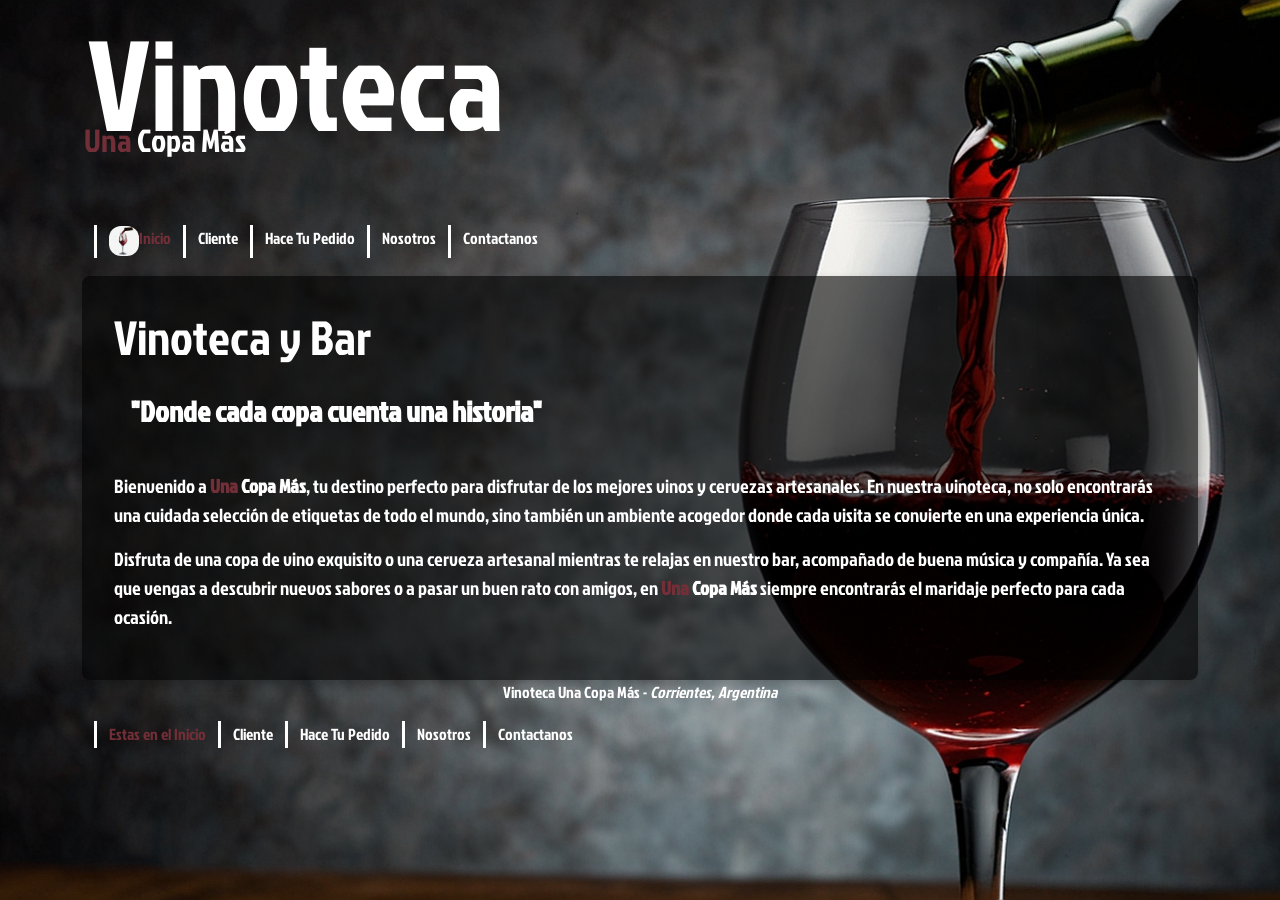
<file: index.html>
<!DOCTYPE html>
<html lang="es">

<head>
  <meta charset="UTF-8" />
  <!-- Modifique el meta en esta pagina de inicio y la pagina de nosotros para realizar las paginas reponsive
  <meta name="viewport" content="width=device-width, initial-scale=1.0" /> -->
  <meta name="viewport" content="width=device-width, initial-scale=1, shrink-to-fit=no">

  <!-- agregados de bootstrap y repositor GIT -->
  <link rel="shortcut icon" href="./img/tituloVentanaCopa.jpg" type="image/x-icon" />
  <link rel="stylesheet" href="./node_modules/bootstrap/dist/css/bootstrap.min.css" />
  <link rel="stylesheet" href="./css/style.css" />
  <title>1 Copa +</title>
</head>

<body>
  <div class="container">
    <header>
      <div class="row">
        <div class="col-12 col-md-6 col-lg-4">
          <div class="rubro">
            <h1>Vinoteca</h1>
          </div>
        </div>
        <div class="row">
          <div class="col-12 col-md-6 col-lg-4">
            <div class="marca">
              <h2><span>Una</span> Copa Más</h2>
            </div>
          </div>
        </div>

        <nav class="navegadorPrincipal">
          <ul class="navegadorPrincipal_ul">
            <li class="navegadorPrincipal_li">
              <img src="./img/copa_ubicacion.jpg" alt="ubicacion" class="imagenUbicacion" />
              <a href="index.html"><span>Inicio</span></a>
            </li>

            <li class="navegadorPrincipal_li">
              <a href="./pages/cliente.html">Cliente</a>
            </li>

            <li class="navegadorPrincipal_li">
              <a href="./pages/haceTuPedido.html">Hace Tu Pedido</a>
            </li>

            <li class="navegadorPrincipal_li">
              <a href="./pages/nosotros.html">Nosotros</a>
            </li>

            <li class="navegadorPrincipal_li">
              <a href="./pages/contactanos.html">Contactanos</a>
            </li>
          </ul>
        </nav>


    </header>
    <main class="main_Inicio">
      <h2 class="h2_Inicio">Vinoteca y Bar</h2>
      <p class="p_eslogan">
        <strong>"Donde cada copa cuenta una historia"</strong>
      </p>
      <p class="p_bienvenido">
        Bienvenido a <strong><span>Una </span> Copa Más</strong>, tu destino
        perfecto para disfrutar de los mejores vinos y cervezas artesanales. En
        nuestra vinoteca, no solo encontrarás una cuidada selección de etiquetas
        de todo el mundo, sino también un ambiente acogedor donde cada visita se
        convierte en una experiencia única.
      </p>
      <p class="p_bienvenido">
        Disfruta de una copa de vino exquisito o una cerveza artesanal mientras
        te relajas en nuestro bar, acompañado de buena música y compañía. Ya sea
        que vengas a descubrir nuevos sabores o a pasar un buen rato con amigos,
        en <strong><span>Una </span> Copa Más</strong> siempre encontrarás el
        maridaje perfecto para cada ocasión.
      </p>
    </main>

    <footer>
      <p class="parrafoFooter">
        Vinoteca Una Copa Más - <em>Corrientes, Argentina</em>
      </p>

      <nav class="navegadorFooter">
        <ul class="navegadorFooter_ul">
          <li class="navegadorFooter_li">
            <a href="index.html"><span>Estas en el Inicio</span></a>
          </li>

          <li class="navegadorFooter_li">
            <a href="./pages/cliente.html">Cliente</a>
          </li>

          <li class="navegadorFooter_li">
            <a href="./pages/haceTuPedido.html">Hace Tu Pedido</a>
          </li>

          <li class="navegadorFooter_li">
            <a href="./pages/nosotros.html">Nosotros</a>
          </li>

          <li class="navegadorFooter_li">
            <a href="./pages/contactanos.html">Contactanos</a>
          </li>
        </ul>
      </nav>
    </footer>
    <script src="./node_modules/bootstrap/dist/js/bootstrap.min.js"></script>
  </div>
</body>

</html>
</file>
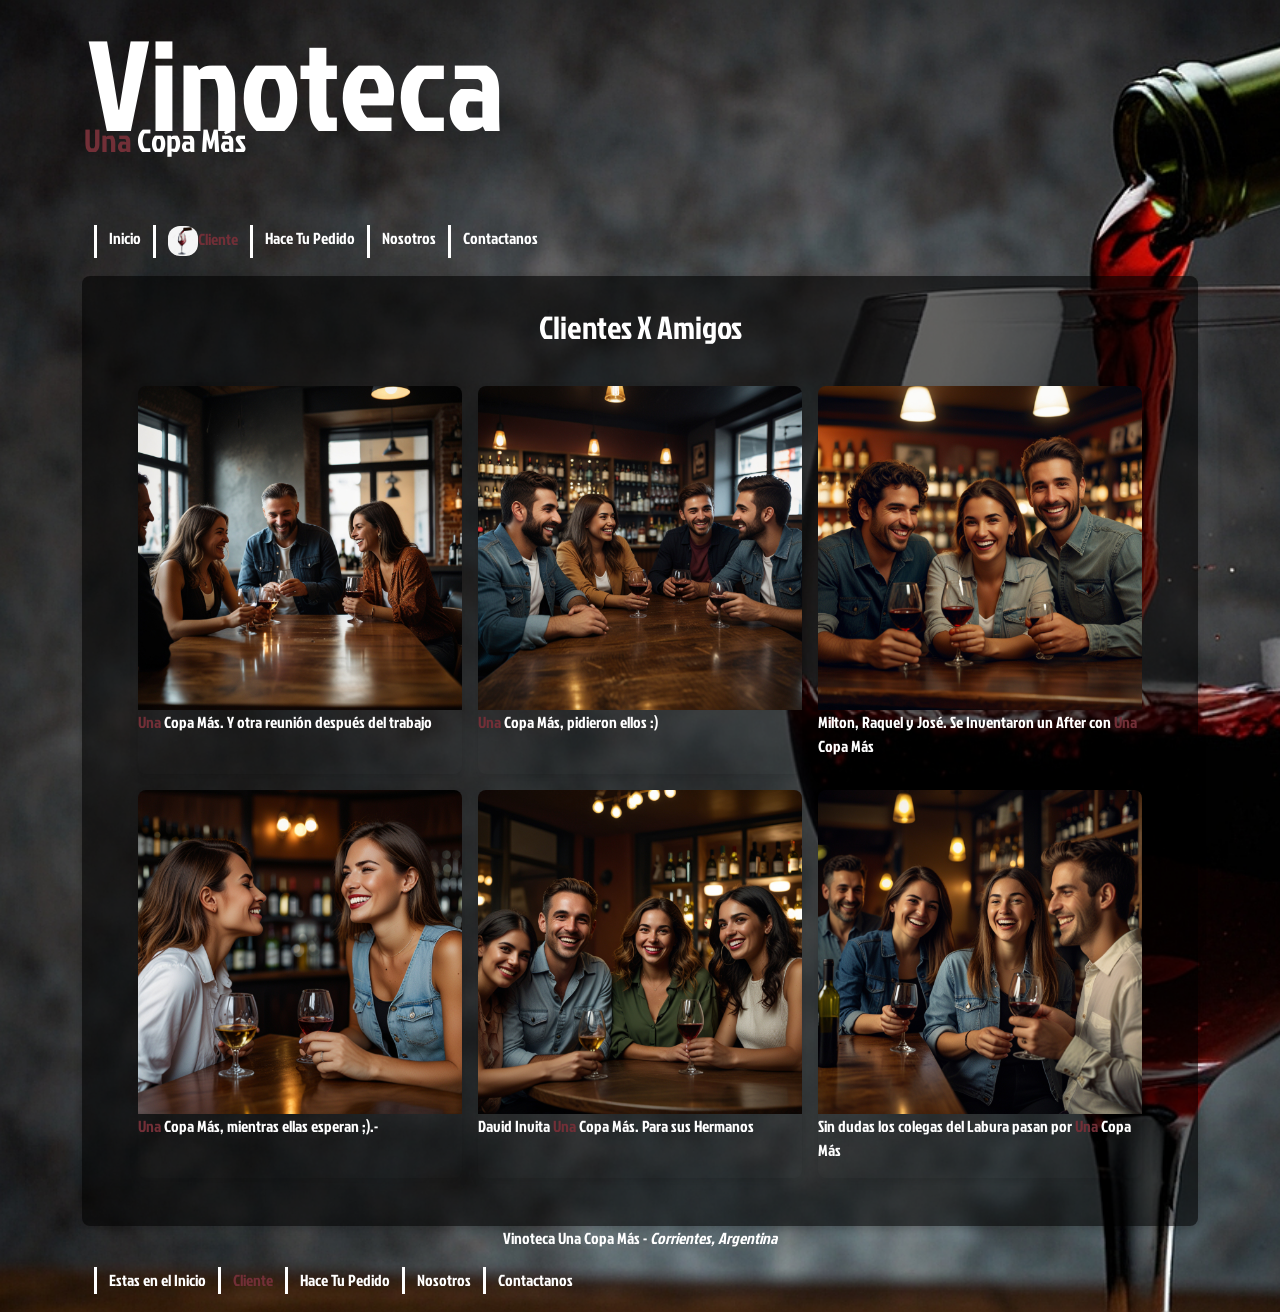
<file: pages/cliente.html>
<!DOCTYPE html>

<html lang="es">

<head>

  <meta charset="UTF-8">

  <meta name="viewport" content="width=device-width, initial-scale=1.0">
  <link rel="shortcut icon" href="../img/tituloVentanaCopa.jpg" type="image/x-icon">
  <link rel="stylesheet" href="../node_modules/bootstrap/dist/css/bootstrap.min.css">
  <title>1 Copa + </title>
  <link rel="stylesheet" href="../css/style.css">
</head>



<body>

  <div class="container">
    <header>

      <div class="rubro">

        <h1>Vinoteca</h1>

      </div>

      <div class="marca">

        <h2><span>Una</span> Copa Más</h2>

      </div>

      <nav class="navegadorPrincipal">

        <ul class="navegadorPrincipal_ul">

          <li class="navegadorPrincipal_li"><a href="../index.html">Inicio</a></li>

          <li class="navegadorPrincipal_li"><a href="#"><img src="../img/copa_ubicacion.jpg" alt="ubicacion"
                class="imagenUbicacion"><span>Cliente</span></a></li>

          <li class="navegadorPrincipal_li"><a href="../pages/haceTuPedido.html">Hace Tu Pedido</a></li>

          <li class="navegadorPrincipal_li"><a href="../pages/nosotros.html">Nosotros</a></li>

          <li class="navegadorPrincipal_li"><a href="../pages/contactanos.html">Contactanos</a></li>

        </ul>

      </nav>

    </header>

    <main class="main_nuestroClientes">

      <div class="text-center mb-4">
        <h2>Clientes X Amigos</h2>
      </div>

      <div class="main_galeria">

        <section class="galeria">

          <div class="foto">

            <img src="../img/amigos.jpg" alt="amigos">

            <div class="card-text">

              <p> <span> Una</span> Copa Más. Y otra reunión después del trabajo</p>

            </div>

          </div>

          <div class="foto">

            <img src="../img/amigos1.jpg" alt="amigos1">

            <div class="card-text">

              <p><span>Una </span> Copa Más, pidieron ellos :)</p>

            </div>

          </div>

          <div class="foto">

            <img src="../img/amigos2.jpg" alt="amigos2">

            <div class="card-text">

              <p>Milton, Raquel y José. Se Inventaron un After con <span>Una</span> Copa Más</p>

            </div>

          </div>

          <div class="foto">

            <img src="../img/amigos3.jpg" alt="amigos3">

            <div class="card-text">

              <p><span>Una</span> Copa Más, mientras ellas esperan ;).-</p>

            </div>

          </div>

          <div class="foto">

            <img src="../img/amigos4.jpg" alt="amigos4">

            <div class="card-text">

              <p>David Invita <span>Una</span> Copa Más. Para sus Hermanos</p>

            </div>

          </div>

          <div class="texto foto">

            <img src="../img/amigos5.jpg" alt="amigos5">

            <div class="card-text">

              <p>Sin dudas los colegas del Labura pasan por <span>Una</span> Copa Más</p>

            </div>

          </div>

        </section>

      </div>

    </main>



    <footer>

      <p class="parrafoFooter">Vinoteca Una Copa Más - <em>Corrientes, Argentina</em></p>

      <nav class="navegadorFooter">

        <ul class="navegadorFooter_ul">

          <li class="navegadorFooter_li"><a href="index.html">Estas en el Inicio</a></li>

          <li class="navegadorFooter_li"><a href="#"><span>Cliente</span></a></li>

          <li class="navegadorFooter_li"><a href="../pages/haceTuPedido.html">Hace Tu Pedido</a></li>

          <li class="navegadorFooter_li"><a href="../pages/nosotros.html">Nosotros</a></li>

          <li class="navegadorFooter_li"><a href="../pages/contactanos.html">Contactanos</a></li>

        </ul>

      </nav>

    </footer>
    <script src="../node_modules/bootstrap/dist/js/bootstrap.min.js"></script>

  </div>
</body>



</html>
</file>
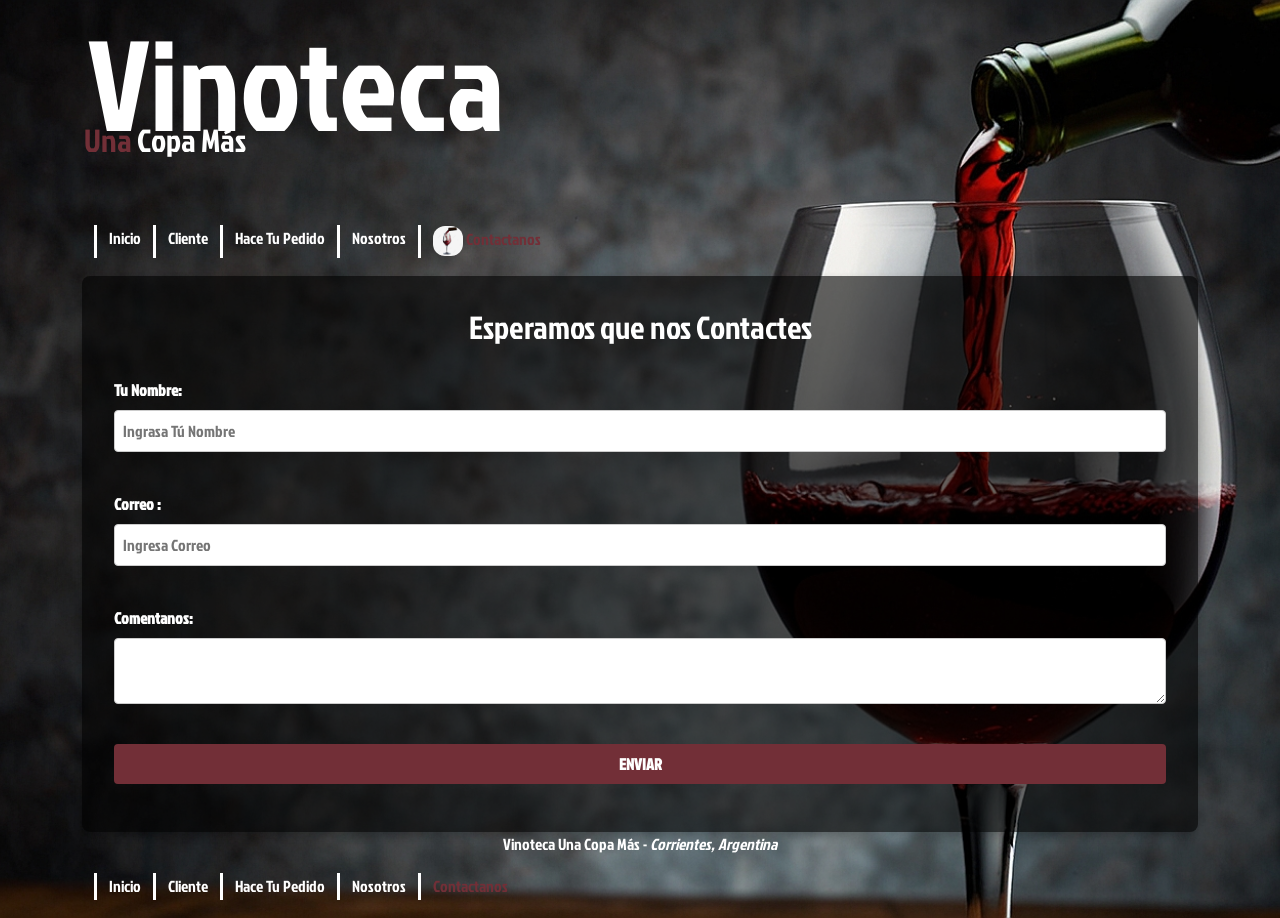
<file: pages/contactanos.html>
<!DOCTYPE html>
<html lang="es">

<head>
  <meta charset="UTF-8">
  <meta name="viewport" content="width=device-width, initial-scale=1.0">

  <link rel="shortcut icon" href="../img/tituloVentanaCopa.jpg" type="image/x-icon">
  <link rel="stylesheet" href="../node_modules/bootstrap/dist/css/bootstrap.min.css">
  <title>1 Copa + </title>
  <link rel="stylesheet" href="../css/style.css">
</head>

<body>
  <div class="container">
    <header>
      <div class="rubro">
        <h1>Vinoteca</h1>
      </div>
      <div class="marca">
        <h2><span>Una</span> Copa Más</h2>
      </div>
      <nav class="navegadorPrincipal">
        <ul class="navegadorPrincipal_ul">
          <li class="navegadorPrincipal_li"><a href="../index.html" class="navegadorPrincipal_a">Inicio</a></li>
          <li class="navegadorPrincipal_li"><a href="../pages/cliente.html" class="navegadorPrincipal_a">Cliente</a>
          </li>
          <li class="navegadorPrincipal_li"><a href="../pages/haceTuPedido.html">Hace Tu Pedido</a></li>
          <li class="navegadorPrincipal_li"><a href="../pages/nosotros.html">Nosotros</a></li>
          <li class="navegadorPrincipal_li"><a href="#"><img src="../img/copa_ubicacion.jpg" alt=""
                class="imagenUbicacion">
              <span>Contactanos</span></a></li>
        </ul>
      </nav>
    </header>
    <main>
      <div class="row align-items-center">
        <div class="text-center mb-4">
          <h2>Esperamos que nos Contactes</h2>
        </div>
        <div class="col">
          <form action="">
            <label for="">Tu Nombre:</label> <input type="text" placeholder="Ingrasa Tú Nombre" required><br>
            <label for="">Correo :</label> <input type="email" placeholder="Ingresa Correo" required><br>
            <label for="">Comentanos:</label> <textarea name="" id="" maxlength="150"></textarea><br>
            <input type="submit" value="ENVIAR">
          </form>
        </div>
      </div>
    </main>
    <footer>
      <p class="parrafoFooter">Vinoteca Una Copa Más - <em>Corrientes, Argentina</em></p>
      <nav class="navegadorFooter">
        <ul class="navegadorPrincipal_ul">
          <li class="navegadorPrincipal_li"><a href="../index.html" class="navegadorPrincipal_a">Inicio</a></li>
          <li class="navegadorPrincipal_li"><a href="../pages/cliente.html" class="navegadorPrincipal_a">Cliente</a>
          </li>
          <li class="navegadorPrincipal_li"><a href="../pages/haceTuPedido.html">Hace Tu Pedido</a></li>
          <li class="navegadorPrincipal_li"><a href="../pages/nosotros.html">Nosotros</a></li>
          <li class="navegadorPrincipal_li"><a href="#"><span>Contactanos</span></a></li>
        </ul>
      </nav>
    </footer>
    <script src="../node_modules/bootstrap/dist/js/bootstrap.min.js"></script>
  </div>
</body>

</html>
</file>
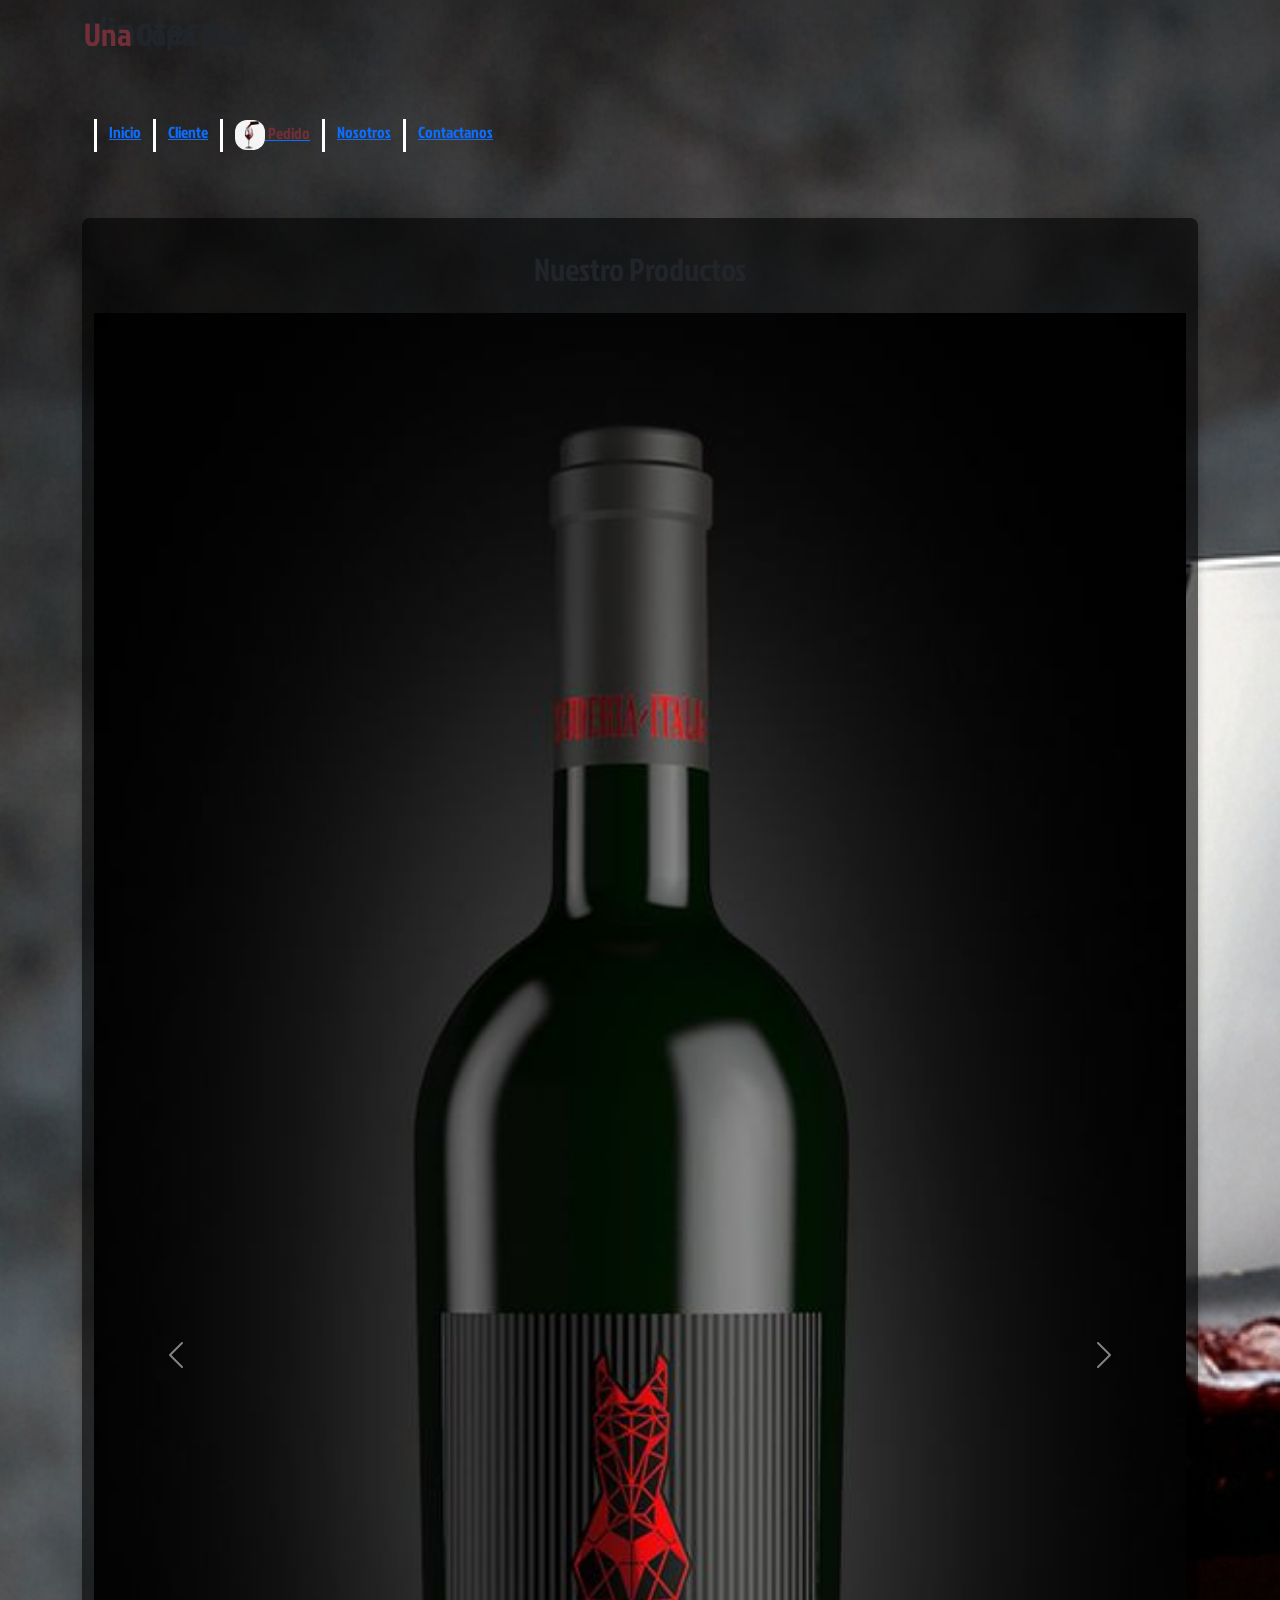
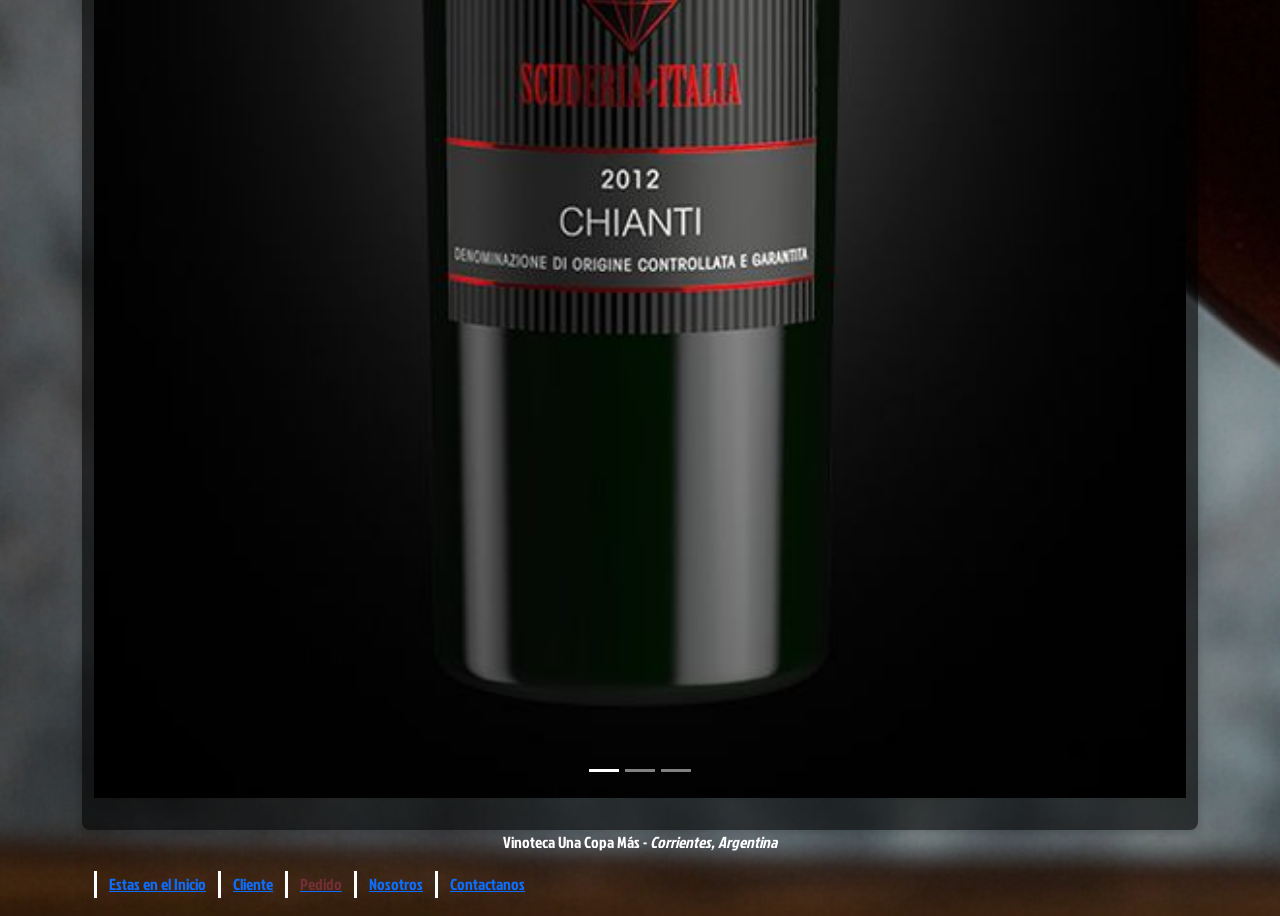
<file: pages/haceTuPedido.html>
<!DOCTYPE html>
<html lang="es">

<head>
  <meta charset="UTF-8">
  <meta name="viewport" content="width=device-width, initial-scale=1.0">

  <link rel="shortcut icon" href="../img/tituloVentanaCopa.jpg" type="image/x-icon">
  <link rel="stylesheet" href="../node_modules/bootstrap/dist/css/bootstrap.min.css">
  <title>1 Copa + </title>
  <link rel="stylesheet" href="../css/style.css">
  <!-- prueba link de bootstrap -->
  <link href="https://stackpath.bootstrapcdn.com/bootstrap/5.3.2/css/bootstrap.min.css" rel="stylesheet">
</head>

<body>
  <div class="container">
    <header>
      <div class="rubro">
        <h1>Vinoteca</h1>
      </div>
      <div class="marca">
        <h2><span>Una</span> Copa Más</h2>
      </div>
      <nav class="navegadorPrincipal">
        <ul class="navegadorPrincipal_ul">
          <li class="navegadorPrincipal_li">
            <a href="../index.html">Inicio</a>
          </li>
          <li class="navegadorPrincipal_li"><a href="../pages/cliente.html">Cliente</a></li>
          <li class="navegadorPrincipal_li"><a href="#"><img src="../img/copa_ubicacion.jpg" alt="ubicacion"
                class="imagenUbicacion"><span> Pedido</span></a></li>
          <li class="navegadorPrincipal_li"><a href="../pages/nosotros.html">Nosotros</a></li>
          <li class="navegadorPrincipal_li"><a href="../pages/contactanos.html">Contactanos</a></li>
        </ul>
      </nav>
    </header>
    <main class="container mt-5 main_venta">
      <div class="text-center mb-4">
        <h2>Nuestro Productos</h2>
      </div>
      <!-- slider con bootstrap -->
      <div id="carouselExampleIndicators" class="carousel slide" data-bs-ride="carousel">
        <div class="carousel-indicators">
          <button type="button" data-bs-target="#carouselExampleIndicators" data-bs-slide-to="0" class="active"
            aria-current="true" aria-label="Slide 1"></button>
          <button type="button" data-bs-target="#carouselExampleIndicators" data-bs-slide-to="1"
            aria-label="Slide 2"></button>
          <button type="button" data-bs-target="#carouselExampleIndicators" data-bs-slide-to="2"
            aria-label="Slide 3"></button>
        </div>
        <div class="carousel-inner">
          <div class="carousel-item active">
            <img src="../img/ventavino1.jpg" class="card-img-top img-fluid" alt="HIANTI DOCG 2012 - Scuderia Italia">
          </div>
          <div class="carousel-item">
            <img src="../img/ventavino2.jpg" class="card-img-top img-fluid" alt="Toscana - Italia Tinto tranquilo">
          </div>
          <div class="carousel-item">
            <img src="../img/ventavino3.jpg" class="card-img-top img-fluid" alt="Selta Silk">
          </div>
        </div>
        <button class="carousel-control-prev" type="button" data-bs-target="#carouselExampleIndicators"
          data-bs-slide="prev">
          <span class="carousel-control-prev-icon" aria-hidden="true"></span>
          <span class="visually-hidden">Atras</span>
        </button>
        <button class="carousel-control-next" type="button" data-bs-target="#carouselExampleIndicators"
          data-bs-slide="next">
          <span class="carousel-control-next-icon" aria-hidden="true"></span>
          <span class="visually-hidden">Adelante</span>
        </button>
      </div>
    </main>
    <footer>
      <p class="parrafoFooter">Vinoteca Una Copa Más - <em>Corrientes, Argentina</em></p>
      <nav class="navegadorFooter">
        <ul class="navegadorFooter_ul">
          <li class="navegadorFooter_li"><a href="../index.html">Estas en el Inicio</a></li>
          <li class="navegadorFooter_li"><a href="../pages/cliente.html">Cliente</a></li>
          <li class="navegadorFooter_li"><a href="#"><span>Pedido</span></a></li>
          <li class="navegadorFooter_li"><a href="../pages/nosotros.html">Nosotros</a></li>
          <li class="navegadorFooter_li"><a href="../pages/contactanos.html">Contactanos</a></li>
        </ul>
      </nav>
    </footer>
    <script src="../node_modules/bootstrap/dist/js/bootstrap.min.js"></script>
    <script src="https://stackpath.bootstrapcdn.com/bootstrap/5.3.2/js/bootstrap.bundle.min.js"></script>
  </div>
</body>

</html>
</file>
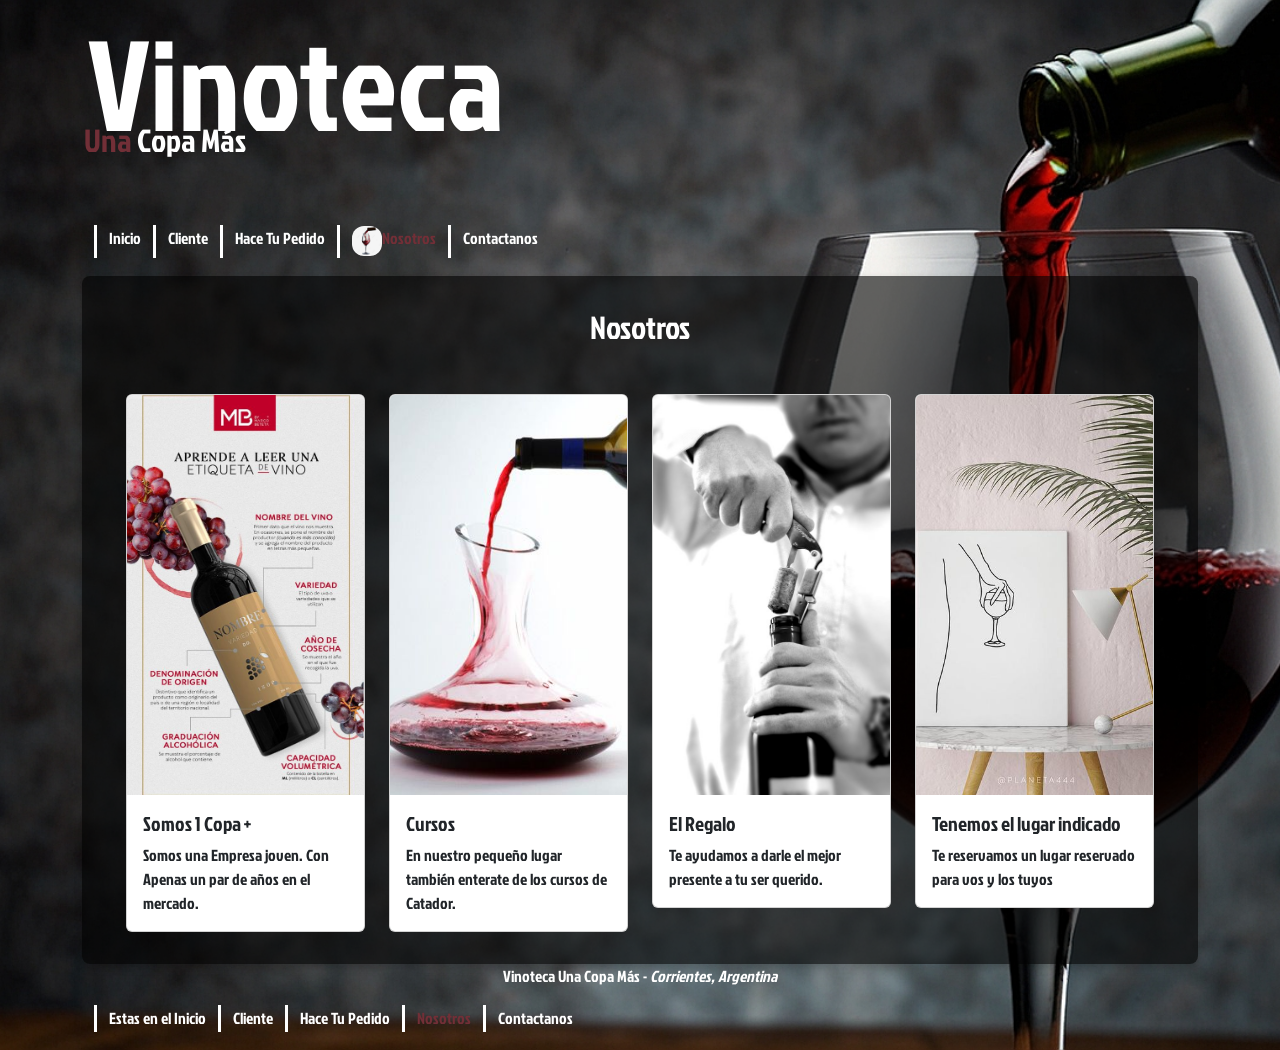
<file: pages/nosotros.html>
<!DOCTYPE html>
<html lang="es">

<head>
  <meta charset="UTF-8">
  <meta name="viewport" content="width=device-width, initial-scale=1.0">

  <link rel="shortcut icon" href="../img/tituloVentanaCopa.jpg" type="image/x-icon">
  <link rel="stylesheet" href="../node_modules/bootstrap/dist/css/bootstrap.min.css">
  <title>1 Copa + </title>
  <link rel="stylesheet" href="../css/style.css">
</head>

<body>
  <div class="container">
    <header>
      <div class="rubro">
        <h1>Vinoteca</h1>
      </div>
      <div class="marca">
        <h2><span>Una</span> Copa Más</h2>
      </div>
      <nav class="navegadorPrincipal">
        <ul class="navegadorPrincipal_ul">
          <li class="navegadorPrincipal_li"><a href="../index.html">Inicio</a></li>
          <li class="navegadorPrincipal_li"><a href="../pages/cliente.html">Cliente</a></li>
          <li class="navegadorPrincipal_li"><a href="../pages/haceTuPedido.html">Hace Tu Pedido</a></li>
          <li class="navegadorPrincipal_li"><img src="../img/copa_ubicacion.jpg" alt="ubicacion"
              class="imagenUbicacion">
            <span> <a href="#"> Nosotros</span></a>
          </li>
          <li class="navegadorPrincipal_li"><a href="../pages/contactanos.html">Contactanos</a></li>
        </ul>
      </nav>
    </header>
    <main class="main_nuestroClientes">
      <div class="text-center mb-4">
        <h2>Nosotros</h2>
      </div>
      <div class="container mt-5">
        <div class="row">
          <div class="col-md-3">
            <div class="card">
              <img src="../img/aprenda01.jpg" class="card-img-top" alt="Imagen 1">
              <div class="card-body">
                <h5 class="card-title">Somos 1 Copa +</h5>
                <p class="card-text">Somos una Empresa joven. Con Apenas un par de años en el mercado.</p>
              </div>
            </div>
          </div>
          <div class="col-md-3">
            <div class="card">
              <img src="../img/aprenda02.jpg" class="card-img-top" alt="Imagen 2">
              <div class="card-body">
                <h5 class="card-title">Cursos</h5>
                <p class="card-text">En nuestro pequeño lugar también enterate de los cursos de Catador.</p>
              </div>
            </div>
          </div>
          <div class="col-md-3">
            <div class="card">
              <img src="../img/aprenda03.jpg" class="card-img-top" alt="Imagen 3">
              <div class="card-body">
                <h5 class="card-title">El Regalo</h5>
                <p class="card-text">Te ayudamos a darle el mejor presente a tu ser querido.</p>
              </div>
            </div>
          </div>
          <div class="col-md-3">
            <div class="card">
              <img src="../img/aprenda04.jpg" class="card-img-top" alt="Imagen 4">
              <div class="card-body">
                <h5 class="card-title">Tenemos el lugar indicado</h5>
                <p class="card-text">Te reservamos un lugar reservado para vos y los tuyos
                </p>
              </div>
            </div>
          </div>
        </div>
      </div>
    </main>

    <footer>
      <p class="parrafoFooter">Vinoteca Una Copa Más - <em>Corrientes, Argentina</em></p>
      <nav class="navegadorFooter">
        <ul class="navegadorFooter_ul">
          <li class="navegadorFooter_li"><a href="index.html">Estas en el Inicio</a></li>
          <li class="navegadorFooter_li"><a href="../pages/cliente.html">Cliente</a></li>
          <li class="navegadorFooter_li"><a href="../pages/haceTuPedido.html">Hace Tu Pedido</a></li>
          <li class="navegadorFooter_li"><a href="#"><span>Nosotros</span></a></li>
          <li class="navegadorFooter_li"><a href="../pages/contactanos.html">Contactanos</a></li>
        </ul>
      </nav>
    </footer>
    <script src="../node_modules/bootstrap/dist/js/bootstrap.min.js"></script>
  </div>
</body>

</html>
</file>
<file: css/style.css>
/* importo las fuentes que necesito */

@font-face {
  /* aca pongo el nombre  que quiero utilizar la fuente */

  font-family: "JockeyOne";

  src: url(../font/JockeyOne-Regular.ttf);
}

@font-face {
  /* aca pongo el nombre  que quiero utilizar la fuente */

  font-family: "Jomhuria";

  src: url(../font/Jomhuria-Regular.ttf);
}

/* Primero realizo el Formato Unbioversal */

/* font-family utilizar para los titulos una y para el resto otra */

* {
  margin: 0;

  padding: 0;

  box-sizing: border-box;

  font-family: JockeyOne, Jomhuria, sans-serif;

  /* line-height: 1.6; defino la alturaa de las cajas de linea */
}

/* Fin de ID */

/* etiquetas */

a {
  text-decoration: none;

  color: inherit;
}

body {
  background: #722f37;
  color: #ffffff;
  background-image: url(../img/Fondo1.jpg);
  background-repeat: no-repeat;
  background-size: cover;
  background-position: center center;
  min-height: 100vh;
}

img {
  width: 100%;
  height: auto;
  display: block;
}

header {
  display: flex;

  flex-flow: column;
}

main {
  padding: 2rem;
  background: rgba(0, 0, 0, 0.6); /* Fondo semitransparente */
  border-radius: 8px;
  box-shadow: 0 4px 8px rgba(0, 0, 0, 0.2);
}

footer {
  color: white;
  text-align: center;
}

span {
  color: #722f37;
}

h1 {
  font-size: 128px;
}

h2 {
  font-size: 32px;
}

h3 {
  font-size: 28px;
}

form {
  display: flex;

  flex-direction: column;
}

label {
  margin-bottom: 0.5rem;

  font-weight: bold;
}

input,
textarea {
  padding: 0.5rem;

  margin-bottom: 1rem;

  border: 1px solid #ccc;

  border-radius: 4px;
}

input[type="submit"] {
  background-color: #722f37;

  color: white;

  padding: 0.5rem;

  border: none;

  border-radius: 4px;

  cursor: pointer;

  font-weight: bold;
}

/* fin de las etiquetas c */

/* Comienza las Class */

.rubro {
  top: 1px;

  margin: 5px;

  padding: 1px;
}

.marca {
  padding: 2px;
  position: relative;
  bottom: 55px;
}

.h2_Inicio {
  font-size: 3rem;
}
.p_eslogan {
  font-family: Jomhuria;
  font-size: 1.8rem;
  padding: 1rem;
}
.p_bienvenido {
  font-size: 1.2rem;
  text-align: start;
}

.navegadorPrincipal_ul,
.navegadorPrincipal_li,
.navegadorFooter_ul,
.navegadorFooter_li {
  list-style: none;

  display: flex;

  color: #ffffff;

  padding: 1px 12px 2px;
}

.navegadorPrincipal_li,
.navegadorFooter_li {
  border-left: 3px solid #ffffff;
}

/* agregue display block para que la imagen me qude en la misma fila */
.imagenUbicacion {
  width: 30px;
  height: 30px;
  display: inline-block;
  border-radius: 12px;
}

/* galeria de imagenes nuestros clientes */

.main_nuestroClientes {
  width: 100%;
}

.main_galeria {
  padding: 1rem;
  border-radius: 10px;
}

.main_nosotros {
  display: flex;
}

.galeria,
.ventavino_article {
  display: flex;

  flex-wrap: wrap;

  gap: 1rem;

  justify-content: center;
}

.ventavino_article {
  flex-wrap: inherit;
}

.foto {
  position: relative;

  overflow: hidden;

  border-radius: 8px;

  box-shadow: 0 4px 8px rgba(0, 0, 0, 0.1);

  transition: transform 0.3s ease, box-shadow 0.3s ease;

  flex: 1 1 calc(33.333% - 1rem);

  max-width: calc(33.333% - 1rem);
}

.texto.p_nostros {
  font-size: 30px;
}

/* combinacion de class en galeria de imagen */

/* (intento poner un texto encima de la imagen) */

.foto .texto {
  position: absolute;

  bottom: 0;

  width: 100%;

  padding: 0.5rem;

  background: rgba(0, 0, 0, 0.6);

  color: white;

  text-align: center;

  transition: background 0.3s ease;
}

.foto .texto p {
  margin: 0;
}

.foto .texto span {
  font-weight: bold;
}

/* fin de combinación de class en galeria */

/* fin de la galeria */

/* nosotro */

.h2_ProductoClientesNosotros {
  text-align: center;

  background: rgba(255, 255, 255, 0.1);
}

.ventaCantidad {
  width: 250px;

  text-align: start;
}

.ventasvinosPrecios {
  font-size: 2rem;
}

/* galeria de nosotros */
.card-img-top {
  height: 400px; /* Ajusta esta altura según tus necesidades */
  object-fit: cover; /* Asegura que la imagen cubra el espacio sin distorsionarse */
}

/* fomulario de contacto class */

.formulariosContactos {
  border-radius: 8px;
  width: 50%;
}

.enviado {
  display: none;

  color: #722f37;

  font-weight: bold;

  margin-top: 1rem;
}

/* fin de formulario de contacto */

/* selecciones de hover; cuando se posiciona el mouse e */

input[type="submit"]:hover {
  background-color: #4caf50;
}

/* fin de hover */
</file>
